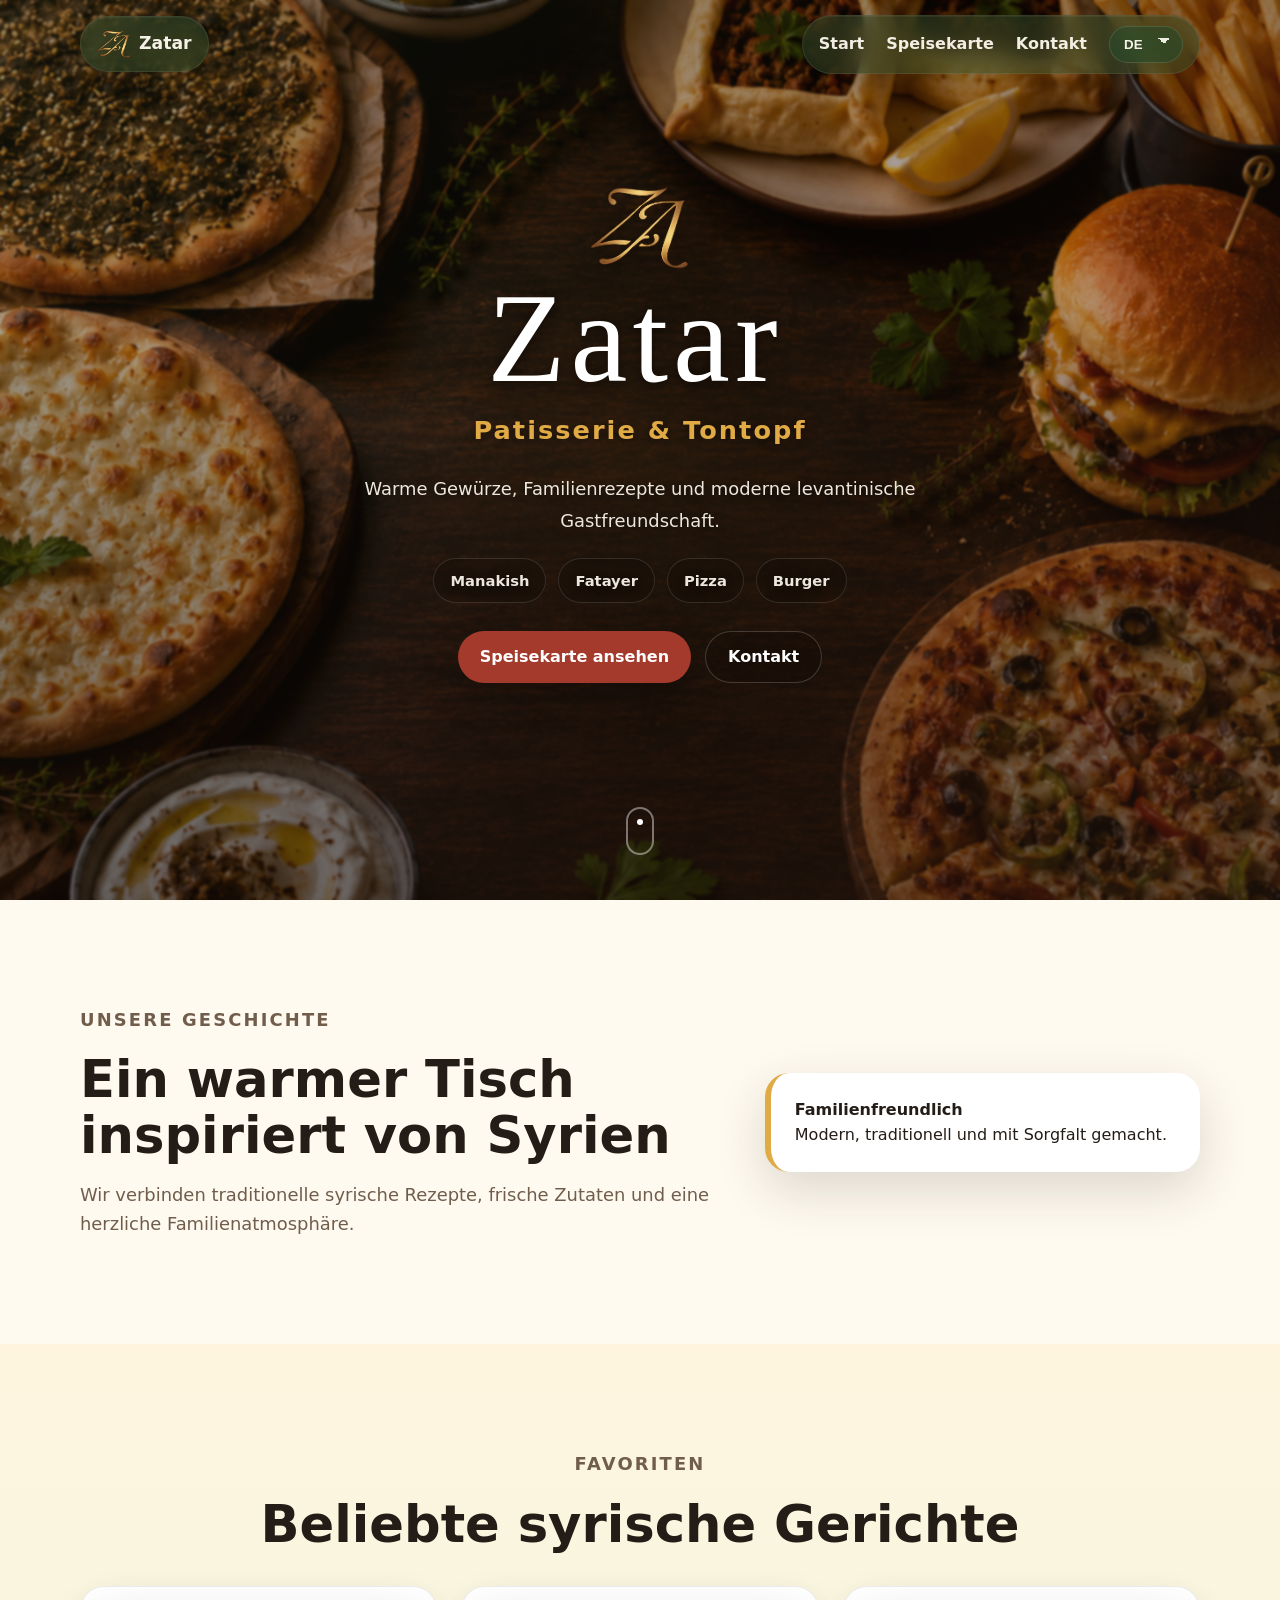
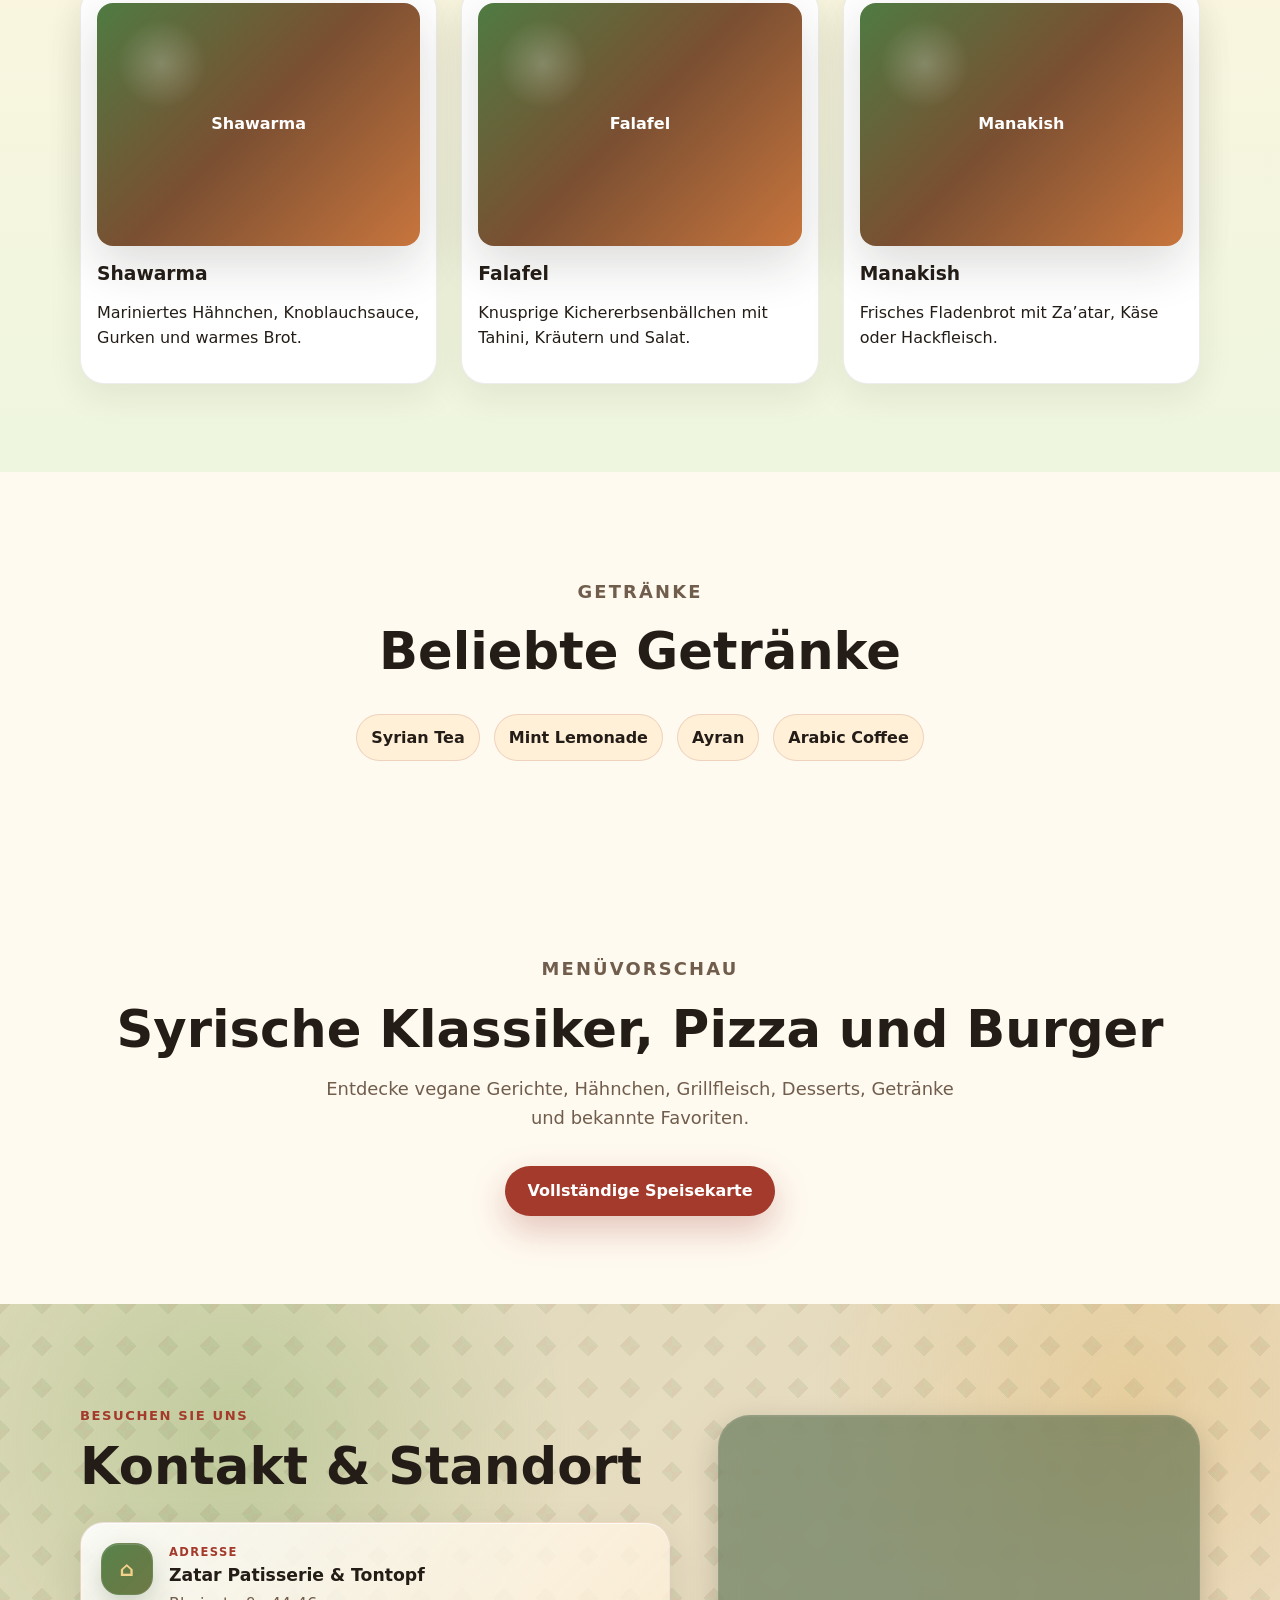
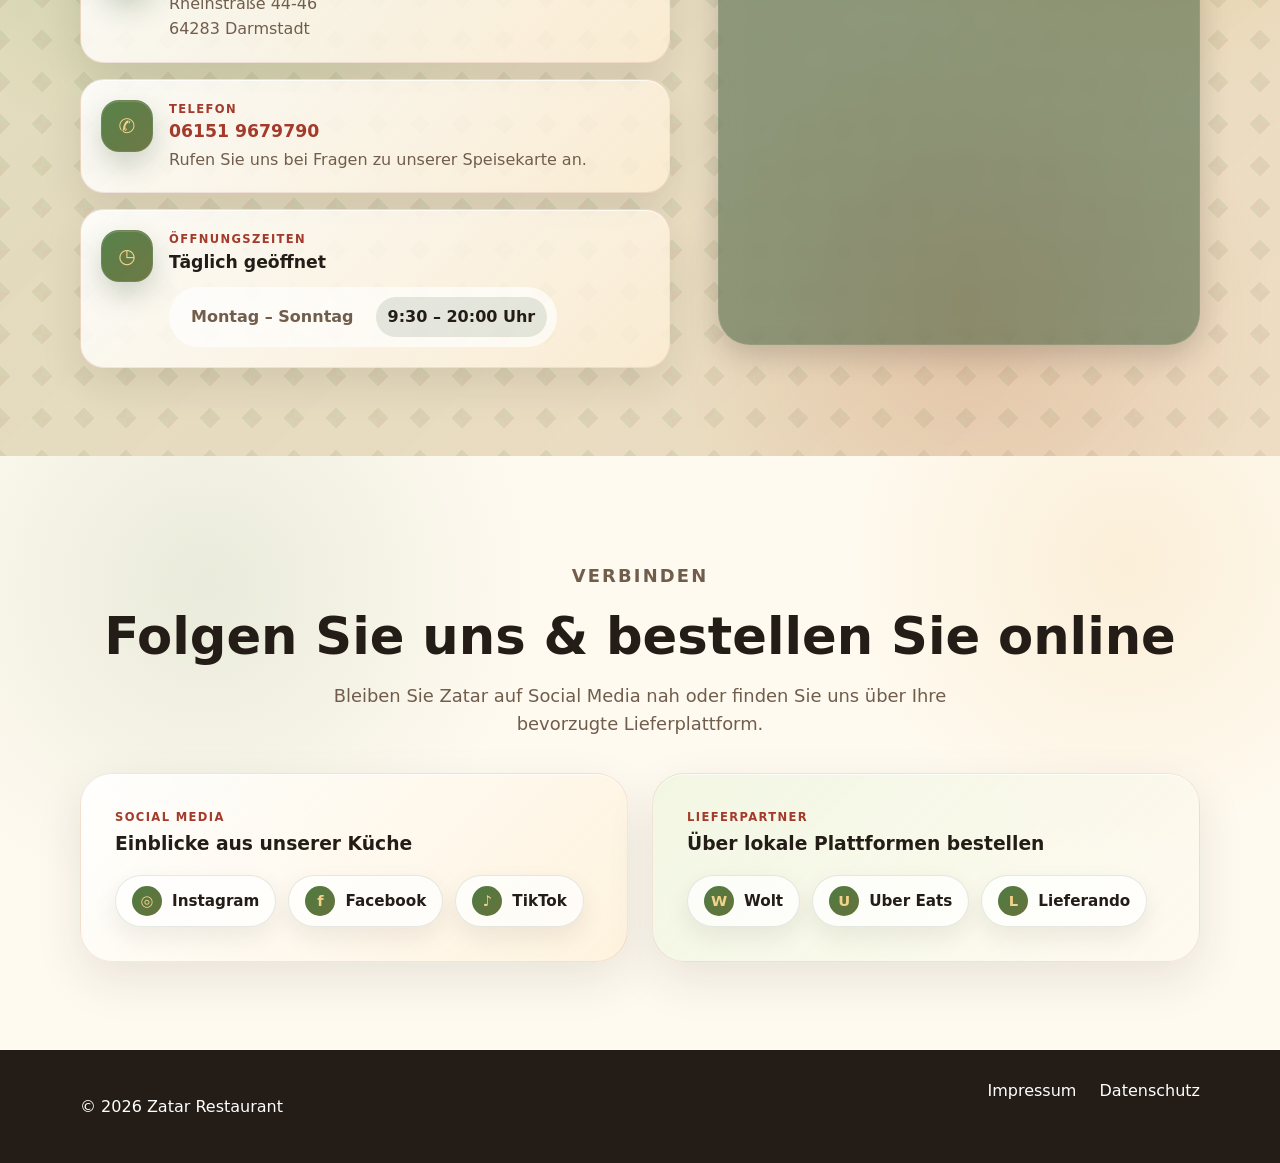
<file: index.html>
<!DOCTYPE html>
<html lang="de" dir="ltr">

<head>
  <meta charset="UTF-8" />
  <meta name="viewport" content="width=device-width, initial-scale=1.0" />
  <meta name="description"
    content="Authentic Syrian restaurant in Germany with warm Levantine flavors, Syrian dishes, beverages, pizza and burgers." />
  <title data-i18n="meta.homeTitle">Zatar Restaurant | Authentic Syrian Flavors in Germany</title>
  <link rel="stylesheet" href="styles.css" />
</head>

<body>
  <a class="skip-link" href="#main" data-i18n="a11y.skip">Skip to content</a>

  <header class="site-header">
    <nav class="navbar container" aria-label="Main navigation">
      <a href="index.html" class="brand glass-olive" aria-label="Zatar home">
        <img src="assets/images/golden monogram.png" alt="Zatar monogram" class="brand-monogram" />
        <span>Zatar</span>
      </a>

      <button class="nav-toggle glass-olive" aria-expanded="false" aria-controls="nav-menu" aria-label="Open menu">
        <span></span><span></span><span></span>
      </button>

      <div id="nav-menu" class="nav-menu glass-olive">
        <a href="index.html" data-i18n="nav.home">Home</a>
        <a href="menu.html" data-i18n="nav.menu">Menu</a>
        <a href="#contact" data-i18n="nav.contact">Contact</a>

        <label class="sr-only" for="language-select" data-i18n="a11y.language">Choose language</label>
        <select id="language-select" class="language-select" aria-label="Choose language">
          <option value="de">DE</option>
          <option value="en">EN</option>
          <option value="ar">AR</option>
        </select>
      </div>
    </nav>
  </header>

  <main id="main">

    <section class="hero hero-centered-brand">
      <div class="hero-overlay"></div>



      <div class="hero-center-content container reveal">
        <div class="hero-center-card">
          <img src="assets/images/golden monogram.png" alt="Zatar monogram" class="hero-monogram" />
          <h1 class="hero-title-large">Zatar</h1>

          <p class="hero-subtitle">Patisserie & Tontopf</p>

          <p class="hero-description" data-i18n="home.heroText">
            Warm spices, family recipes and modern Levantine hospitality in the heart of Germany.
          </p>

          <div class="hero-tags">
            <span>Manakish</span>
            <span>Fatayer</span>
            <span>Pizza</span>
            <span>Burger</span>
          </div>

          <div class="hero-actions">
            <a class="btn btn-primary" href="menu.html" data-i18n="home.viewMenu">View Menu</a>
            <a class="btn btn-secondary" href="#contact" data-i18n="home.contactUs">Contact Us</a>
          </div>
        </div>
      </div>

      <div class="hero-scroll">
        <span></span>
      </div>
    </section>


    <section class="section container about-section">
      <div class="section-copy reveal">
        <p class="eyebrow" data-i18n="home.aboutEyebrow">Our story</p>
        <h2 data-i18n="home.aboutTitle">A warm table inspired by Syria</h2>
        <p data-i18n="home.aboutText">We bring together traditional Syrian recipes, fresh ingredients and a welcoming
          family atmosphere. From creamy hummus to charcoal-grilled kebabs, every dish celebrates Levantine flavor.</p>
      </div>
      <div class="about-card reveal">
        <strong data-i18n="home.familyFriendly">Family-friendly</strong>
        <span data-i18n="home.modernTraditional">Modern, traditional and made with care.</span>
      </div>
    </section>

    <section class="section warm-section">
      <div class="container">
        <div class="section-heading reveal">
          <p class="eyebrow" data-i18n="home.featuredEyebrow">Favorites</p>
          <h2 data-i18n="home.featuredTitle">Featured Syrian dishes</h2>
        </div>
        <div class="card-grid">
          <article class="food-card reveal">
            <div class="food-img">Shawarma</div>
            <h3>Shawarma</h3>
            <p data-i18n="dish.shawarma">Marinated chicken, garlic sauce, pickles and warm bread.</p>
          </article>
          <article class="food-card reveal">
            <div class="food-img">Falafel</div>
            <h3>Falafel</h3>
            <p data-i18n="dish.falafel">Crispy chickpea bites with tahini, herbs and salad.</p>
          </article>
          <article class="food-card reveal">
            <div class="food-img">Manakish</div>
            <h3>Manakish</h3>
            <p data-i18n="dish.manakish">Fresh flatbread with za’atar, cheese or minced meat.</p>
          </article>
        </div>
      </div>
    </section>

    <section class="section container">
      <div class="section-heading reveal">
        <p class="eyebrow" data-i18n="home.beverageEyebrow">Drinks</p>
        <h2 data-i18n="home.beverageTitle">Featured beverages</h2>
      </div>
      <div class="beverage-row reveal">
        <span>Syrian Tea</span>
        <span>Mint Lemonade</span>
        <span>Ayran</span>
        <span>Arabic Coffee</span>
      </div>
    </section>

    <section class="section container menu-preview">
      <div class="section-heading reveal">
        <p class="eyebrow" data-i18n="home.menuPreviewEyebrow">Menu preview</p>
        <h2 data-i18n="home.menuPreviewTitle">Syrian classics, pizza and burgers</h2>
        <p data-i18n="home.menuPreviewText">Explore vegan dishes, chicken plates, grilled meat, desserts, drinks and
          familiar favorites.</p>
      </div>
      <a class="btn btn-primary reveal" href="menu.html" data-i18n="home.fullMenu">View Full Menu</a>
    </section>

    <section id="contact" class="section contact-section pattern-bg">
      <div class="container contact-grid">

        <div class="contact-content reveal">
          <p class="eyebrow" data-i18n="home.contactEyebrow">Visit us</p>
          <h2 data-i18n="home.contactTitle">Contact & location</h2>

          <div class="contact-highlight-grid">

            <article class="contact-highlight-card">
              <span class="contact-icon">⌂</span>
              <div>
                <p class="contact-label" data-i18n="contact.address">Address</p>
                <h3>Zatar Patisserie & Tontopf</h3>
                <p>
                  Rheinstraße 44-46<br />
                  64283 Darmstadt
                </p>
              </div>
            </article>

            <article class="contact-highlight-card">
              <span class="contact-icon">✆</span>
              <div>
                <p class="contact-label" data-i18n="contact.phone">Phone</p>
                <h3>
                  <a href="tel:+4961519679790">06151 9679790</a>
                </h3>
                <p data-i18n="contact.phoneNote">Call us for questions about our menu.</p>
              </div>
            </article>

            <article class="contact-highlight-card contact-highlight-wide">
              <span class="contact-icon">◷</span>
              <div>
                <p class="contact-label" data-i18n="contact.hours">Opening Hours</p>
                <h3 data-i18n="contact.openDaily">Open daily</h3>

                <div class="opening-summary">
                  <span data-i18n="contact.openDays">Monday – Sunday</span>
                  <strong data-i18n="contact.openTime">9:30 am – 8 pm</strong>
                </div>
              </div>
            </article>

          </div>
        </div>

        <div class="map-card glass-olive reveal">
          <iframe title="Zatar Darmstadt location"
            src="https://www.google.com/maps?q=Rheinstraße+44-46,+64283+Darmstadt&output=embed" loading="lazy"
            referrerpolicy="no-referrer-when-downgrade" allowfullscreen>
          </iframe>
        </div>

      </div>
    </section>

    <section id="connect" class="section connect-section">
      <div class="container">
        <div class="section-heading reveal">
          <p class="eyebrow" data-i18n="home.connectEyebrow">Connect</p>
          <h2 data-i18n="home.connectTitle">Follow us & order online</h2>
          <p data-i18n="home.connectText">Stay close to Zatar on social media or find us through your favorite delivery
            platform.</p>
        </div>

        <div class="connect-grid">
          <article class="connect-panel reveal">
            <p class="connect-label" data-i18n="home.socialHeading">Social media</p>
            <h3 data-i18n="home.socialSubheading">Follow our kitchen stories</h3>
            <div class="connect-links">
              <a class="connect-link" href="https://www.instagram.com/zatar.patisserie/" target="_blank"
                rel="noopener noreferrer" aria-label="Zatar on Instagram">
                <span>◎</span>
                <strong data-i18n="connect.followInstagram">Instagram</strong>
              </a>
              <a class="connect-link" href="https://www.facebook.com/p/%D8%B2%D8%B9%D8%AA%D8%B1-Zatar-61575074091990/"
                target="_blank" rel="noopener noreferrer" aria-label="Zatar on Facebook">
                <span>f</span>
                <strong data-i18n="connect.followFacebook">Facebook</strong>
              </a>
              <a class="connect-link" href="#" target="_blank" rel="noopener noreferrer" aria-label="Zatar on TikTok">
                <span>♪</span>
                <strong data-i18n="connect.followTikTok">TikTok</strong>
              </a>
            </div>
          </article>

          <article class="connect-panel connect-panel-muted reveal">
            <p class="connect-label" data-i18n="home.orderHeading">Delivery partners</p>
            <h3 data-i18n="home.orderSubheading">Order through local platforms</h3>
            <div class="connect-links">
              <a class="connect-link" href="#" target="_blank" rel="noopener noreferrer"
                aria-label="Order Zatar on Wolt">
                <span>W</span>
                <strong data-i18n="connect.orderWolt">Wolt</strong>
              </a>
              <a class="connect-link" href="#" target="_blank" rel="noopener noreferrer"
                aria-label="Order Zatar on Uber Eats">
                <span>U</span>
                <strong data-i18n="connect.orderUberEats">Uber Eats</strong>
              </a>
              <a class="connect-link" href="#" target="_blank" rel="noopener noreferrer"
                aria-label="Order Zatar on Lieferando">
                <span>L</span>
                <strong data-i18n="connect.orderLieferando">Lieferando</strong>
              </a>
            </div>
          </article>
        </div>
      </div>
    </section>

  </main>

  <footer class="site-footer">
    <div class="container footer-grid">
      <p>© <span id="year"></span> Zatar Restaurant</p>
      <div>
        <a href="impressum.html" data-i18n="nav.impressum">Impressum</a>
        <a href="datenschutz.html" data-i18n="nav.privacy">Privacy</a>
      </div>
    </div>
  </footer>

  <script src="script.js"></script>
</body>

</html>
</file>
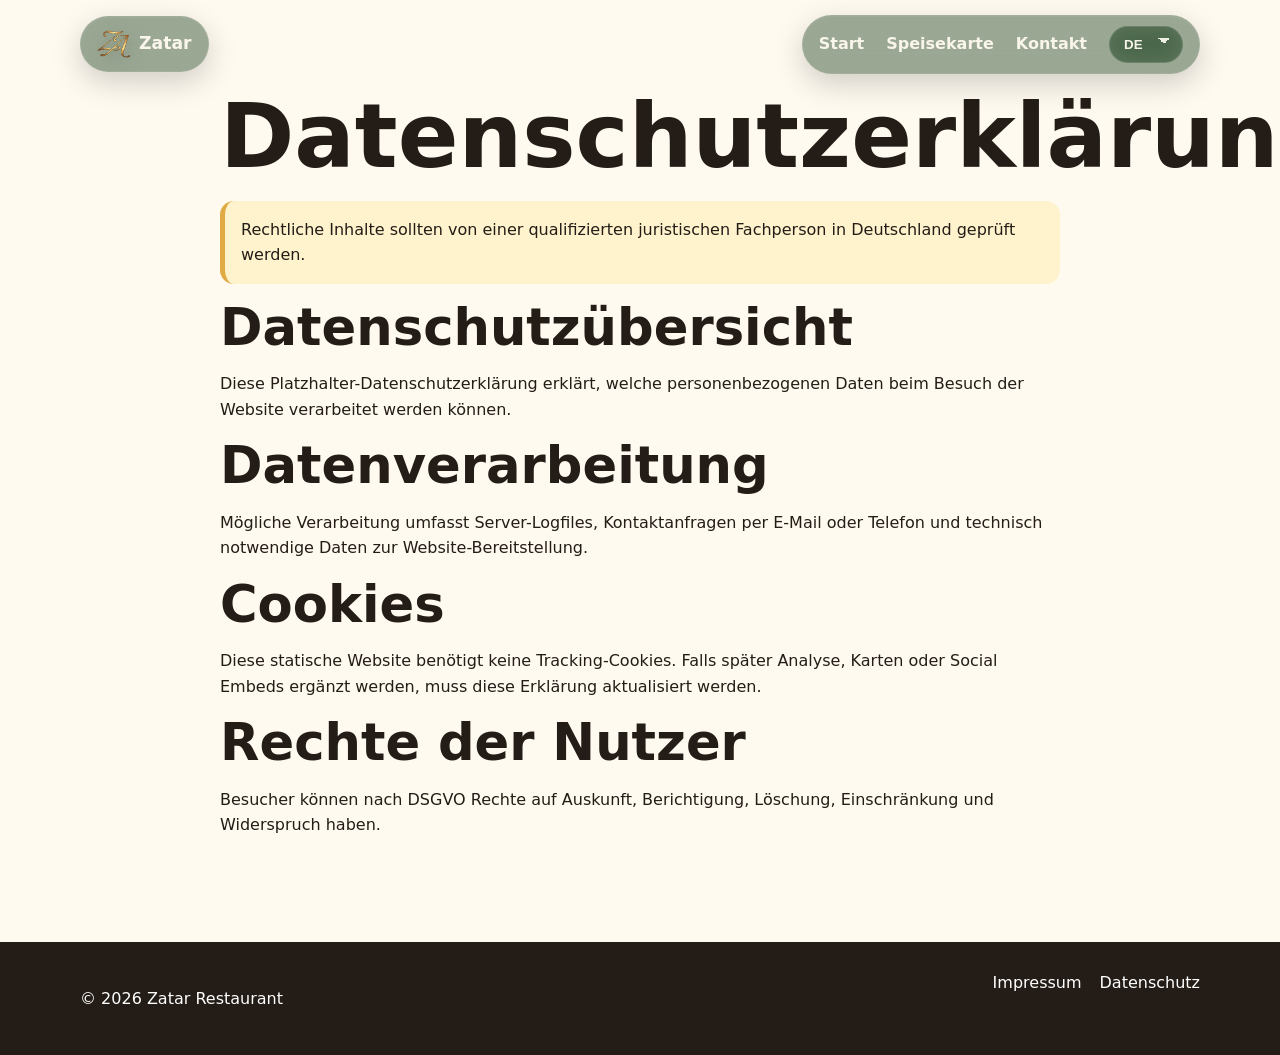
<file: datenschutz.html>
<!DOCTYPE html>
<html lang="de" dir="ltr">

<head>
  <meta charset="UTF-8" />
  <meta name="viewport" content="width=device-width, initial-scale=1.0" />
  <title>Datenschutz | Zatar Restaurant</title>
  <link rel="stylesheet" href="styles.css" />
</head>

<body>
  <a class="skip-link" href="#main" data-i18n="a11y.skip">Skip to content</a>
  <header class="site-header">
    <nav class="navbar container" aria-label="Main navigation">
      <a href="index.html" class="brand glass-olive" aria-label="Zatar home">
        <img src="assets/images/golden monogram.png" alt="Zatar monogram" class="brand-monogram" />
        <span>Zatar</span>
      </a>
      <button class="nav-toggle glass-olive" aria-expanded="false" aria-controls="nav-menu"
        aria-label="Open menu"><span></span><span></span><span></span></button>
      <div id="nav-menu" class="nav-menu glass-olive">
        <a href="index.html" data-i18n="nav.home">Home</a>
        <a href="menu.html" data-i18n="nav.menu">Menu</a>
        <a href="index.html#contact" data-i18n="nav.contact">Contact</a>
        <label class="sr-only" for="language-select" data-i18n="a11y.language">Choose language</label>
        <select id="language-select" class="language-select" aria-label="Choose language">
          <option value="de">DE</option>
          <option value="en">EN</option>
          <option value="ar">AR</option>
        </select>
      </div>
    </nav>
  </header>
  <main id="main" class="section container legal-page">

    <h1 data-i18n="legal.privacyTitle">Datenschutzerklärung</h1>
    <p class="legal-warning" data-i18n="legal.warning">Legal content should be reviewed by a qualified legal
      professional in Germany.</p>
    <h2 data-i18n="legal.overview">Privacy overview</h2>
    <p data-i18n="legal.privacyIntro">This placeholder privacy policy explains which personal data may be processed when
      visitors use this website.</p>
    <h2 data-i18n="legal.processing">Data processing</h2>
    <p data-i18n="legal.processingText">Possible processing includes server log files, contact requests by email or
      phone, and technically necessary data for website delivery.</p>
    <h2 data-i18n="legal.cookies">Cookies</h2>
    <p data-i18n="legal.cookiesText">This static website does not require tracking cookies. If analytics, maps or social
      embeds are added later, this policy must be updated.</p>
    <h2 data-i18n="legal.rights">User rights</h2>
    <p data-i18n="legal.rightsText">Visitors may have rights of access, correction, deletion, restriction and objection
      under the GDPR.</p>

  </main>
  <footer class="site-footer">
    <div class="container footer-grid">
      <p>© <span id="year"></span> Zatar Restaurant</p>
      <div><a href="impressum.html" data-i18n="nav.impressum">Impressum</a><a href="datenschutz.html"
          data-i18n="nav.privacy">Privacy</a></div>
    </div>
  </footer>
  <script src="script.js"></script>
</body>

</html>
</file>
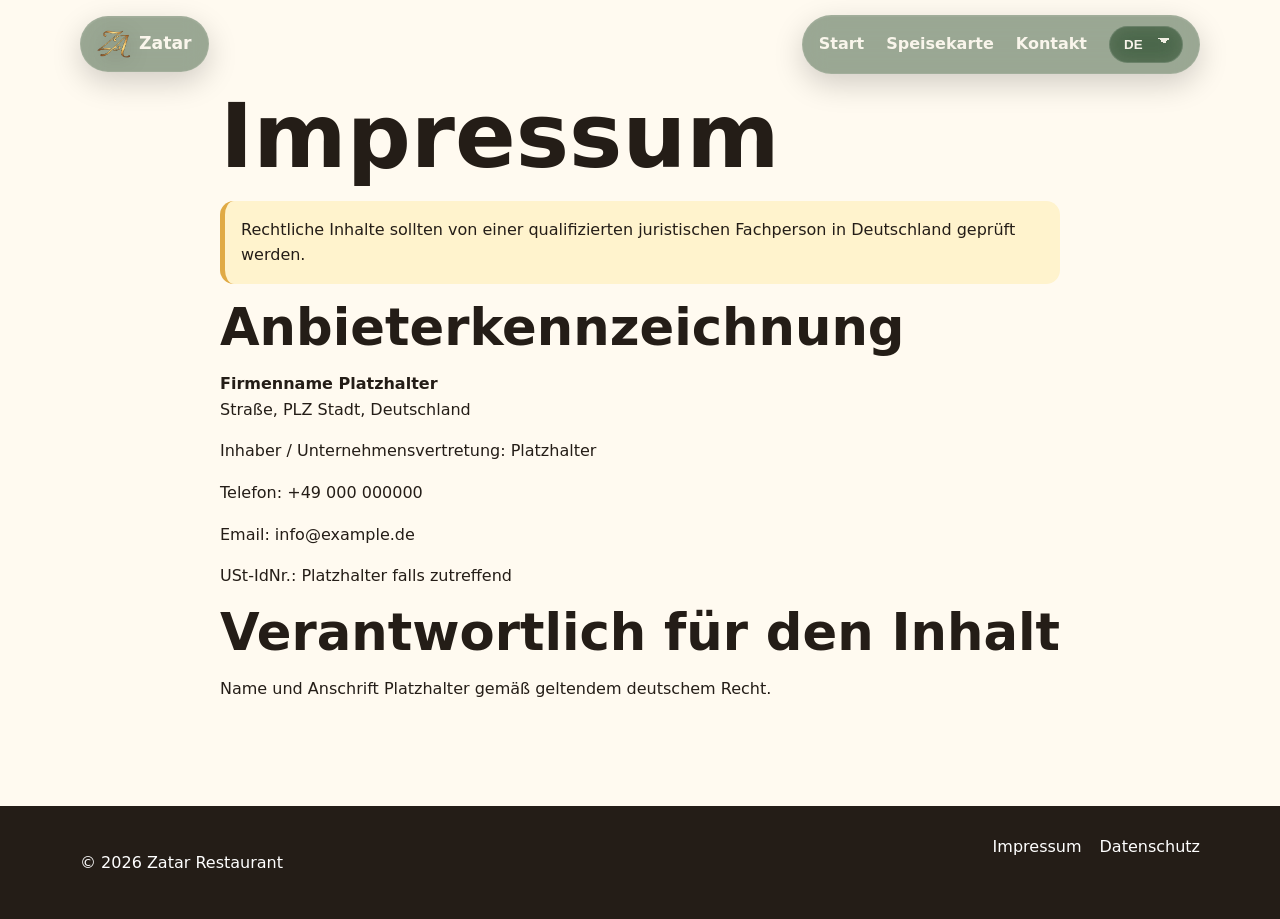
<file: impressum.html>
<!DOCTYPE html>
<html lang="de" dir="ltr">

<head>
  <meta charset="UTF-8" />
  <meta name="viewport" content="width=device-width, initial-scale=1.0" />
  <title>Impressum | Zatar Restaurant</title>
  <link rel="stylesheet" href="styles.css" />
</head>

<body>
  <a class="skip-link" href="#main" data-i18n="a11y.skip">Skip to content</a>
  <header class="site-header">
    <nav class="navbar container" aria-label="Main navigation">
      <a href="index.html" class="brand glass-olive" aria-label="Zatar home">
        <img src="assets/images/golden monogram.png" alt="Zatar monogram" class="brand-monogram" />
        <span>Zatar</span>
      </a>
      <button class="nav-toggle glass-olive" aria-expanded="false" aria-controls="nav-menu"
        aria-label="Open menu"><span></span><span></span><span></span></button>
      <div id="nav-menu" class="nav-menu glass-olive">
        <a href="index.html" data-i18n="nav.home">Home</a>
        <a href="menu.html" data-i18n="nav.menu">Menu</a>
        <a href="index.html#contact" data-i18n="nav.contact">Contact</a>
        <label class="sr-only" for="language-select" data-i18n="a11y.language">Choose language</label>
        <select id="language-select" class="language-select" aria-label="Choose language">
          <option value="de">DE</option>
          <option value="en">EN</option>
          <option value="ar">AR</option>
        </select>
      </div>
    </nav>
  </header>
  <main id="main" class="section container legal-page">

    <h1 data-i18n="legal.impressumTitle">Impressum</h1>
    <p class="legal-warning" data-i18n="legal.warning">Legal content should be reviewed by a qualified legal
      professional in Germany.</p>
    <h2 data-i18n="legal.provider">Provider information</h2>
    <p><strong data-i18n="legal.businessName">Business Name Placeholder</strong><br>
      <span data-i18n="legal.address">Street, ZIP City, Germany</span>
    </p>
    <p data-i18n="legal.owner">Owner / Company representative: Placeholder</p>
    <p data-i18n="legal.phone">Phone: +49 000 000000</p>
    <p>Email: info@example.de</p>
    <p data-i18n="legal.vat">VAT ID: Placeholder if applicable</p>
    <h2 data-i18n="legal.responsible">Responsible for content</h2>
    <p data-i18n="legal.responsibleText">Name and address placeholder according to applicable German law.</p>

  </main>
  <footer class="site-footer">
    <div class="container footer-grid">
      <p>© <span id="year"></span> Zatar Restaurant</p>
      <div><a href="impressum.html" data-i18n="nav.impressum">Impressum</a><a href="datenschutz.html"
          data-i18n="nav.privacy">Privacy</a></div>
    </div>
  </footer>
  <script src="script.js"></script>
</body>

</html>
</file>
<file: styles.css>
:root {
  --deep-red: #a33a2b;
  --pomegranate: #b9412f;
  --zaatar-green: #4f7b42;
  --fresh-green: #79a857;
  --olive: #66723b;
  --soil: #7a4f32;
  --clay: #c8753d;
  --sand: #f2d5a7;
  --beige: #fff0d7;
  --gold: #e0aa45;
  --charcoal: #241d17;
  --white: #fffaf0;
  --muted: #715d4c;
  --shadow: 0 18px 50px rgba(36, 29, 23, 0.16);
  --radius: 24px;
}

/* =========================================
   Base / Reset
========================================= */

* {
  box-sizing: border-box;
}

html {
  scroll-behavior: smooth;
}

body {
  margin: 0;
  font-family:
    Inter,
    system-ui,
    -apple-system,
    BlinkMacSystemFont,
    "Segoe UI",
    sans-serif;
  color: var(--charcoal);
  background: var(--white);
  line-height: 1.6;
}

body[dir="rtl"] {
  font-family: Tahoma, Arial, sans-serif;
}

a {
  color: inherit;
  text-decoration: none;
}

img {
  max-width: 100%;
}

main {
  margin-top: -88px;
}

/* =========================================
   Layout Utilities
========================================= */

.container {
  width: min(1120px, calc(100% - 32px));
  margin-inline: auto;
}

.section {
  padding-block: 88px;
}

.pattern-bg {
  position: relative;
  overflow: hidden;
  background:
    radial-gradient(
      circle at 18% 18%,
      rgba(121, 168, 87, 0.32),
      transparent 28%
    ),
    radial-gradient(
      circle at 88% 12%,
      rgba(224, 170, 69, 0.28),
      transparent 24%
    ),
    radial-gradient(
      circle at 76% 82%,
      rgba(191, 86, 45, 0.18),
      transparent 26%
    ),
    linear-gradient(135deg, rgba(79, 123, 66, 0.18), rgba(122, 79, 50, 0.12)),
    var(--beige);
}

.pattern-bg::after {
  content: "";
  position: absolute;
  inset: 0;
  opacity: 0.09;
  background-image:
    linear-gradient(
      45deg,
      var(--zaatar-green) 12%,
      transparent 12%,
      transparent 88%,
      var(--zaatar-green) 88%
    ),
    linear-gradient(
      135deg,
      var(--soil) 12%,
      transparent 12%,
      transparent 88%,
      var(--soil) 88%
    );
  background-size: 42px 42px;
  pointer-events: none;
}

.glass-olive {
  background: rgb(41 75 43 / 47%);
  border: 1px solid rgba(255, 255, 255, 0.08);
  backdrop-filter: blur(12px);
  -webkit-backdrop-filter: blur(12px);
  box-shadow:
    0 10px 30px rgba(0, 0, 0, 0.18),
    inset 0 1px 0 rgba(255, 255, 255, 0.05);
}

/* =========================================
   Accessibility
========================================= */

.skip-link {
  position: absolute;
  left: -999px;
  top: 8px;
  z-index: 999;
  padding: 10px 14px;
  border-radius: 10px;
  background: var(--deep-red);
  color: white;
}

.skip-link:focus {
  left: 8px;
}

:focus-visible {
  outline: 3px solid var(--gold);
  outline-offset: 4px;
}

.sr-only {
  position: absolute;
  width: 1px;
  height: 1px;
  padding: 0;
  margin: -1px;
  overflow: hidden;
  clip: rect(0, 0, 0, 0);
  white-space: nowrap;
  border: 0;
}

/* =========================================
   Typography
========================================= */

h1,
h2,
h3 {
  margin: 0 0 16px;
  line-height: 1.08;
}

h1 {
  max-width: 850px;
  font-size: clamp(2.7rem, 7vw, 5.8rem);
}

h2 {
  font-size: clamp(2rem, 4vw, 3.4rem);
}

.eyebrow {
  color: var(--deep-red);
  text-transform: uppercase;
  letter-spacing: 0.12em;
  font-weight: 800;
  font-size: 0.82rem;
}

.section-heading p,
.section-copy p {
  max-width: 650px;
  color: var(--muted);
  font-size: 1.12rem;
}

/* =========================================
   Header / Navigation
========================================= */

.site-header {
  position: sticky;
  top: 0;
  z-index: 50;
  background: transparent;
  border-bottom: none;
  backdrop-filter: none;
}

.navbar {
  min-height: 88px;
  display: flex;
  align-items: center;
  justify-content: space-between;
}

.brand {
  display: inline-flex;
  align-items: center;
  gap: 8px;
  padding: 10px 16px;
  border-radius: 999px;
  color: rgba(255, 250, 240, 0.96);
  font-weight: 800;
  font-size: 1.08rem;
}

.brand-monogram {
  width: 34px;
  height: 34px;
  object-fit: contain;
  filter: drop-shadow(0 4px 10px rgba(0, 0, 0, 0.28));
  flex-shrink: 0;
}

.nav-menu {
  display: flex;
  align-items: center;
  gap: 22px;
  padding: 10px 16px;
  border-radius: 999px;
}

.nav-menu a {
  color: rgba(255, 250, 240, 0.94);
  font-weight: 700;
  transition:
    color 0.2s ease,
    opacity 0.2s ease;
}

.nav-menu a:hover {
  color: var(--gold);
}

.language-select {
  appearance: none;
  -webkit-appearance: none;
  -moz-appearance: none;

  background: rgb(41 75 43 / 47%);
  color: rgba(255, 250, 240, 0.96);

  border: 1px solid rgba(255, 255, 255, 0.12);
  border-radius: 999px;

  padding: 10px 38px 10px 14px;

  font-weight: 700;
  cursor: pointer;

  backdrop-filter: blur(12px);
  -webkit-backdrop-filter: blur(12px);

  background-image:
    linear-gradient(45deg, transparent 50%, rgba(255, 250, 240, 0.92) 50%),
    linear-gradient(135deg, rgba(255, 250, 240, 0.92) 50%, transparent 50%);

  background-position:
    calc(100% - 18px) calc(50% - 3px),
    calc(100% - 12px) calc(50% - 3px);

  background-size: 6px 6px;
  background-repeat: no-repeat;
}

.language-select option {
  background: #2b4d33;
  color: rgba(255, 250, 240, 0.96);
}

.nav-toggle {
  display: none;
  border: 0;
  padding: 8px;
  color: rgba(255, 250, 240, 0.96);
}

.nav-toggle span {
  display: block;
  width: 26px;
  height: 3px;
  margin: 5px;
  border-radius: 2px;
  background: var(--charcoal);
}

/* =========================================
   Buttons
========================================= */

.btn {
  min-height: 48px;
  display: inline-flex;
  justify-content: center;
  align-items: center;
  padding: 12px 22px;
  border-radius: 999px;
  font-weight: 800;
  transition:
    transform 0.2s ease,
    box-shadow 0.2s ease;
}

.btn:hover {
  transform: translateY(-2px);
}

.btn-primary {
  background: var(--deep-red);
  color: white;
  box-shadow: 0 14px 35px rgba(143, 31, 29, 0.25);
}

.btn-secondary {
  background: white;
  color: var(--deep-red);
  border: 1px solid rgba(143, 31, 29, 0.18);
}

/* =========================================
   Hero / Homepage
========================================= */

.hero {
  min-height: 720px;
  display: flex;
  align-items: center;
}

.hero-centered-brand {
  position: relative;
  min-height: 100vh;
  overflow: hidden;
  display: flex;
  flex-direction: column;
  justify-content: center;
  padding-top: 88px;
  padding-bottom: 120px;
  isolation: isolate;
  background:
    linear-gradient(
      180deg,
      rgba(18, 10, 6, 0.42) 0%,
      rgba(18, 10, 6, 0.3) 30%,
      rgba(18, 10, 6, 0.62) 100%
    ),
    radial-gradient(
      circle at center,
      rgba(224, 170, 69, 0.08),
      transparent 38%
    ),
    url("assets/hero/hero-square.png") center / cover no-repeat;
}

.hero-centered-brand::before {
  content: "";
  position: absolute;
  inset: 0;
  z-index: 0;
  background:
    linear-gradient(135deg, rgba(79, 123, 66, 0.1), transparent 50%),
    linear-gradient(315deg, rgba(122, 79, 50, 0.12), transparent 55%);
}

.hero-overlay {
  position: absolute;
  inset: 0;
  backdrop-filter: blur(1px);
}

.hero-center-content {
  position: relative;
  z-index: 2;
  padding-top: 0;
  text-align: center;
}

.hero-center-card {
  width: min(860px, 100%);
  margin-inline: auto;
  padding: 0;
  background: transparent;
  border: 0;
  border-radius: 0;
  backdrop-filter: none;
  box-shadow: none;
}

.hero-monogram {
  display: block;
  width: clamp(60px, 8vw, 110px);
  height: auto;
  margin-inline: auto;
  margin-bottom: 10px;
  opacity: 0.96;
  filter: drop-shadow(0 8px 22px rgba(0, 0, 0, 0.42));
  user-select: none;
  pointer-events: none;
}

.hero-title-large {
  margin: 0;
  color: white;
  font-family: "Cormorant Garamond", "Playfair Display", Georgia, serif;
  font-size: clamp(4.8rem, 10vw, 8rem);
  font-weight: 300;
  letter-spacing: 0.04em;
  line-height: 0.92;
  text-shadow:
    0 4px 24px rgba(0, 0, 0, 0.45),
    0 2px 10px rgba(0, 0, 0, 0.35);
}

.hero-subtitle {
  margin-top: 12px;
  margin-bottom: 22px;
  color: var(--gold);
  font-size: clamp(1.2rem, 2vw, 2rem);
  letter-spacing: 0.08em;
  font-weight: 600;
}

.hero-description {
  max-width: 700px;
  margin-inline: auto;
  color: rgba(255, 250, 240, 0.92);
  font-size: 1.12rem;
  line-height: 1.8;
}

.hero-subtitle,
.hero-description,
.hero-tags span {
  text-shadow: 0 2px 10px rgba(0, 0, 0, 0.45);
}

.hero-tags {
  display: flex;
  justify-content: center;
  flex-wrap: wrap;
  gap: 12px;
  margin-top: 20px;
  margin-bottom: 20px;
}

.hero-tags span {
  padding: 10px 16px;
  border: 1px solid rgba(255, 255, 255, 0.12);
  border-radius: 999px;
  background: rgba(20, 12, 8, 0.34);
  color: rgba(255, 250, 240, 0.92);
  backdrop-filter: blur(2px);
  font-size: 0.92rem;
  font-weight: 700;
}

.hero-actions {
  display: flex;
  justify-content: center;
  flex-wrap: wrap;
  gap: 14px;
  margin-top: 28px;
}

.hero-centered-brand .btn-primary {
  box-shadow: 0 14px 35px rgba(0, 0, 0, 0.28);
}

.hero-centered-brand .btn-secondary {
  background: rgba(20, 12, 8, 0.36);
  border: 1px solid rgba(255, 255, 255, 0.18);
  color: white;
}

.hero-scroll {
  position: absolute;
  bottom: 45px;
  left: 50%;
  z-index: 5;
  transform: translateX(-50%);
}

.hero-scroll span {
  position: relative;
  display: block;
  width: 28px;
  height: 48px;
  border: 2px solid rgba(255, 255, 255, 0.42);
  border-radius: 999px;
}

.hero-scroll span::before {
  content: "";
  position: absolute;
  top: 10px;
  left: 50%;
  width: 6px;
  height: 6px;
  border-radius: 50%;
  background: white;
  transform: translateX(-50%);
  animation: heroScroll 1.8s infinite;
}

@keyframes heroScroll {
  0% {
    opacity: 0;
    transform: translateX(-50%) translateY(0);
  }

  40% {
    opacity: 1;
  }

  100% {
    opacity: 0;
    transform: translateX(-50%) translateY(16px);
  }
}

/* =========================================
   Homepage Sections
========================================= */

.about-section {
  display: grid;
  grid-template-columns: 1.2fr 0.8fr;
  gap: 32px;
  align-items: center;
}

.about-card {
  padding: 24px;
  background: white;
  border-radius: var(--radius);
  border-inline-start: 6px solid var(--gold);
  box-shadow: var(--shadow);
}

.about-card strong,
.about-card span {
  display: block;
}

.warm-section {
  background: linear-gradient(180deg, #fff5df, #eef6df);
}

.section-heading {
  margin-bottom: 34px;
  text-align: center;
}

.section-heading p {
  margin-inline: auto;
}

.card-grid {
  display: grid;
  grid-template-columns: repeat(3, 1fr);
  gap: 24px;
}

.food-card {
  padding: 16px;
  background: white;
  border: 1px solid rgba(37, 32, 28, 0.08);
  border-radius: var(--radius);
  box-shadow: 0 12px 35px rgba(37, 32, 28, 0.08);
  transition: transform 0.2s ease;
}

.food-card:hover {
  transform: translateY(-5px);
}

.food-img {
  min-height: 210px;
  display: grid;
  place-items: center;

  border-radius: var(--radius);
  background:
    radial-gradient(
      circle at 20% 25%,
      rgba(255, 255, 255, 0.22),
      transparent 14%
    ),
    linear-gradient(135deg, var(--zaatar-green), var(--soil) 48%, var(--clay));
  color: white;
  font-weight: 900;
  text-align: center;
  box-shadow: var(--shadow);
}

.food-card .food-img,
.menu-card .food-img {
  min-height: 180px;
  margin-bottom: 18px;
}

.beverage-row {
  display: flex;
  justify-content: center;
  flex-wrap: wrap;
  gap: 14px;
}

.beverage-row span {
  padding: 10px 14px;
  background: var(--beige);
  border: 1px solid rgba(143, 31, 29, 0.14);
  border-radius: 999px;
  font-weight: 700;
}

.menu-preview {
  text-align: center;
}

/* =========================================
   Contact Section
========================================= */

.contact-section {
  padding-block: 88px;
}

.contact-grid {
  position: relative;
  z-index: 1;
  display: grid;
  grid-template-columns: 1.1fr 0.9fr;
  gap: 48px;
  align-items: center;
}

.contact-content {
  position: relative;
  z-index: 1;
}

.contact-highlight-grid {
  display: grid;
  gap: 16px;
  margin-top: 28px;
}

.contact-highlight-card {
  display: grid;
  grid-template-columns: auto 1fr;
  gap: 16px;
  align-items: start;
  padding: 20px;
  border: 1px solid rgba(143, 31, 29, 0.1);
  border-radius: 24px;
  background: linear-gradient(
    135deg,
    rgba(255, 255, 255, 0.88),
    rgba(255, 240, 215, 0.76)
  );
  box-shadow:
    0 16px 42px rgba(36, 29, 23, 0.1),
    inset 0 1px 0 rgba(255, 255, 255, 0.7);
}

.contact-highlight-card h3 {
  margin-bottom: 6px;
  font-size: 1.08rem;
}

.contact-highlight-card p {
  margin: 0;
  color: var(--muted);
}

.contact-highlight-card a {
  color: var(--deep-red);
}

.contact-label {
  margin-bottom: 4px !important;
  color: var(--deep-red) !important;
  text-transform: uppercase;
  letter-spacing: 0.12em;
  font-size: 0.72rem;
  font-weight: 900;
}

.contact-icon {
  width: 52px;
  height: 52px;
  display: grid;
  place-items: center;
  border: 1px solid rgba(255, 255, 255, 0.08);
  border-radius: 18px;
  background: linear-gradient(
    135deg,
    rgba(79, 123, 66, 0.95),
    rgba(102, 114, 59, 0.95)
  );
  color: #f5d28b;
  box-shadow:
    0 12px 28px rgba(41, 75, 43, 0.22),
    inset 0 1px 0 rgba(255, 255, 255, 0.14);
  font-size: 1.25rem;
  font-weight: 700;
}

.opening-summary {
  display: inline-flex;
  flex-wrap: wrap;
  align-items: center;
  gap: 10px;

  margin-top: 10px;
  padding: 10px;

  border-radius: 999px;
  background: rgba(255, 255, 255, 0.66);
}

.opening-summary span,
.opening-summary strong {
  padding: 7px 12px;
  border-radius: 999px;
}

.opening-summary span {
  color: var(--muted);
  font-weight: 800;
}

.opening-summary strong {
  background: rgba(41, 75, 43, 0.12);
  color: var(--charcoal);
  font-weight: 900;
}

.map-card {
  min-height: 520px;
  overflow: hidden;
  padding: 8px;
  border-radius: 32px;
}

.map-card iframe {
  width: 100%;
  height: 100%;
  min-height: 504px;
  border: 0;
  border-radius: 26px;
}

/* =========================================
   Menu Page
========================================= */

.page-hero {
  padding: 96px 0 64px;
}

.filters {
  display: flex;
  flex-wrap: wrap;
  gap: 12px;
  margin-bottom: 28px;
}

.filter-btn {
  cursor: pointer;
  padding: 10px 15px;
  background: white;
  border: 1px solid rgba(37, 32, 28, 0.15);
  border-radius: 999px;
  color: var(--charcoal);
  font-weight: 800;
}

.filter-btn.active,
.filter-btn:hover {
  background: var(--olive);
  color: white;
}

.menu-status {
  margin-bottom: 16px;
  color: var(--muted);
  font-weight: 700;
}

.menu-grid {
  display: grid;
  grid-template-columns: repeat(3, 1fr);
  gap: 24px;
}

.menu-card {
  padding: 16px;
  background: white;
  border: 1px solid rgba(37, 32, 28, 0.08);
  border-radius: var(--radius);
  box-shadow: 0 12px 35px rgba(37, 32, 28, 0.08);
  transition: transform 0.2s ease;
}

.menu-card:hover {
  transform: translateY(-5px);
}

.menu-card h3 {
  margin-top: 0;
}

.menu-card-footer {
  display: flex;
  justify-content: space-between;
  align-items: center;
  gap: 16px;
  margin-top: 18px;
}

.price {
  color: var(--deep-red);
  font-weight: 900;
}

.tags {
  display: flex;
  flex-wrap: wrap;
  gap: 8px;
}

.tag {
  padding: 6px 10px;
  background: var(--beige);
  border: 1px solid rgba(143, 31, 29, 0.14);
  border-radius: 999px;
  font-size: 0.78rem;
  font-weight: 700;
}

/* =========================================
   Legal Pages
========================================= */

.legal-page {
  max-width: 840px;
}

.legal-warning {
  padding: 16px;
  background: #fff3cd;
  border-inline-start: 5px solid var(--gold);
  border-radius: 14px;
}

/* =========================================
   Social & Delivery Section
========================================= */

.connect-section {
  background:
    radial-gradient(
      circle at 16% 22%,
      rgba(79, 123, 66, 0.12),
      transparent 28%
    ),
    radial-gradient(
      circle at 88% 18%,
      rgba(224, 170, 69, 0.14),
      transparent 24%
    ),
    var(--white);
}

.connect-grid {
  display: grid;
  grid-template-columns: repeat(2, 1fr);
  gap: 24px;
}

.connect-panel {
  padding: clamp(22px, 3vw, 34px);
  border: 1px solid rgba(143, 31, 29, 0.1);
  border-radius: 32px;
  background: linear-gradient(
    135deg,
    rgba(255, 255, 255, 0.92),
    rgba(255, 240, 215, 0.74)
  );
  box-shadow:
    0 18px 48px rgba(36, 29, 23, 0.1),
    inset 0 1px 0 rgba(255, 255, 255, 0.7);
}

.connect-panel-muted {
  background: linear-gradient(
    135deg,
    rgba(241, 246, 226, 0.94),
    rgba(255, 250, 240, 0.8)
  );
}

.connect-label {
  margin: 0 0 8px;
  color: var(--deep-red);
  text-transform: uppercase;
  letter-spacing: 0.12em;
  font-size: 0.72rem;
  font-weight: 900;
}

.connect-panel h3 {
  margin-bottom: 20px;
}

.connect-links {
  display: flex;
  flex-wrap: wrap;
  gap: 12px;
}

.connect-link {
  display: inline-flex;
  align-items: center;
  gap: 10px;
  min-height: 48px;
  padding: 10px 16px;
  border: 1px solid rgba(41, 75, 43, 0.12);
  border-radius: 999px;
  background: rgba(255, 255, 255, 0.72);
  color: var(--charcoal);
  box-shadow: 0 10px 24px rgba(36, 29, 23, 0.08);
  transition:
    transform 0.2s ease,
    box-shadow 0.2s ease,
    border-color 0.2s ease;
}

.connect-link:hover {
  transform: translateY(-2px);
  border-color: rgba(224, 170, 69, 0.45);
  box-shadow: 0 16px 34px rgba(36, 29, 23, 0.12);
}

.connect-link span {
  width: 30px;
  height: 30px;
  display: grid;
  place-items: center;
  flex-shrink: 0;
  border-radius: 50%;
  background: linear-gradient(135deg, var(--zaatar-green), var(--olive));
  color: #f5d28b;
  font-size: 0.92rem;
  font-weight: 900;
}

.connect-link strong {
  font-size: 0.95rem;
}

/* =========================================
   Footer
========================================= */

.site-footer {
  padding: 28px 0;
  background: var(--charcoal);
  color: white;
}

.footer-grid {
  display: flex;
  justify-content: space-between;
  flex-wrap: wrap;
  gap: 18px;
}

.footer-grid a {
  margin-inline-start: 18px;
}

/* =========================================
   Reveal Animation
========================================= */

.reveal {
  opacity: 0;
  transform: translateY(22px);
  transition:
    opacity 0.7s ease,
    transform 0.7s ease;
}

.reveal.visible {
  opacity: 1;
  transform: translateY(0);
}

.food-img {
  aspect-ratio: 4 / 3;
  overflow: hidden;
  border-radius: 16px;
  margin-bottom: 1rem;
  position: relative;
}

.food-img img {
  width: 100%;
  height: 100%;
  object-fit: cover;
  display: block;
}

.food-img-fallback {
  display: none;
}

.food-img.is-placeholder {
  display: grid;
  place-items: center;
  padding: 1rem;
  text-align: center;
}

.food-img.is-placeholder .food-img-fallback {
  display: block;
}

/* =========================================
   Responsive
========================================= */

@media (max-width: 860px) {
  .nav-toggle {
    width: 52px;
    height: 52px;
    display: grid;
    place-items: center;
    padding: 0;
    border-radius: 999px;
    color: white;
    cursor: pointer;
  }

  .nav-toggle span {
    width: 22px;
    height: 2px;
    display: block;
    margin: 3px 0;
    border-radius: 999px;
    background: rgba(255, 250, 240, 0.96);
    transition:
      transform 0.25s ease,
      opacity 0.25s ease;
  }

  .nav-menu {
    position: absolute;
    top: 76px;
    left: 16px;
    right: 16px;
    display: none;
    flex-direction: column;
    align-items: stretch;
    gap: 6px;
    padding: 18px;
    border-radius: 28px;
  }

  .nav-menu.open {
    display: flex;
  }

  .nav-menu a {
    padding: 12px 14px;
    border-radius: 14px;
  }

  .nav-menu a:hover {
    background: rgba(255, 255, 255, 0.06);
  }

  .brand {
    padding: 10px 14px;
  }

  .hero {
    min-height: auto;
    padding: 64px 0;
  }

  .hero-centered-brand {
    padding-top: 120px;
    padding-bottom: 120px;
  }

  .hero-center-content {
    padding-top: 0;
    transform: translateY(-24px);
  }

  .hero-scroll {
    bottom: 60px;
  }

  .hero-title-large {
    font-size: clamp(3.8rem, 18vw, 5.6rem);
  }

  .hero-tags {
    gap: 8px;
  }

  .hero-tags span {
    padding: 8px 12px;
    font-size: 0.82rem;
  }

  .about-section,
  .contact-grid {
    grid-template-columns: 1fr;
  }

  .card-grid,
  .menu-grid {
    grid-template-columns: 1fr;
  }

  .section {
    padding-block: 62px;
  }

  .contact-highlight-card {
    padding: 18px;
  }

  .opening-summary {
    display: grid;
    border-radius: 22px;
  }

  .opening-summary strong {
    text-align: center;
  }

  .map-card {
    min-height: 360px;
  }

  .map-card iframe {
    min-height: 344px;
  }

  .connect-grid {
    grid-template-columns: 1fr;
  }

  .connect-panel {
    padding: 22px;
  }
}

@media (min-width: 861px) and (max-width: 1050px) {
  .card-grid,
  .menu-grid {
    grid-template-columns: repeat(2, 1fr);
  }
}
</file>
